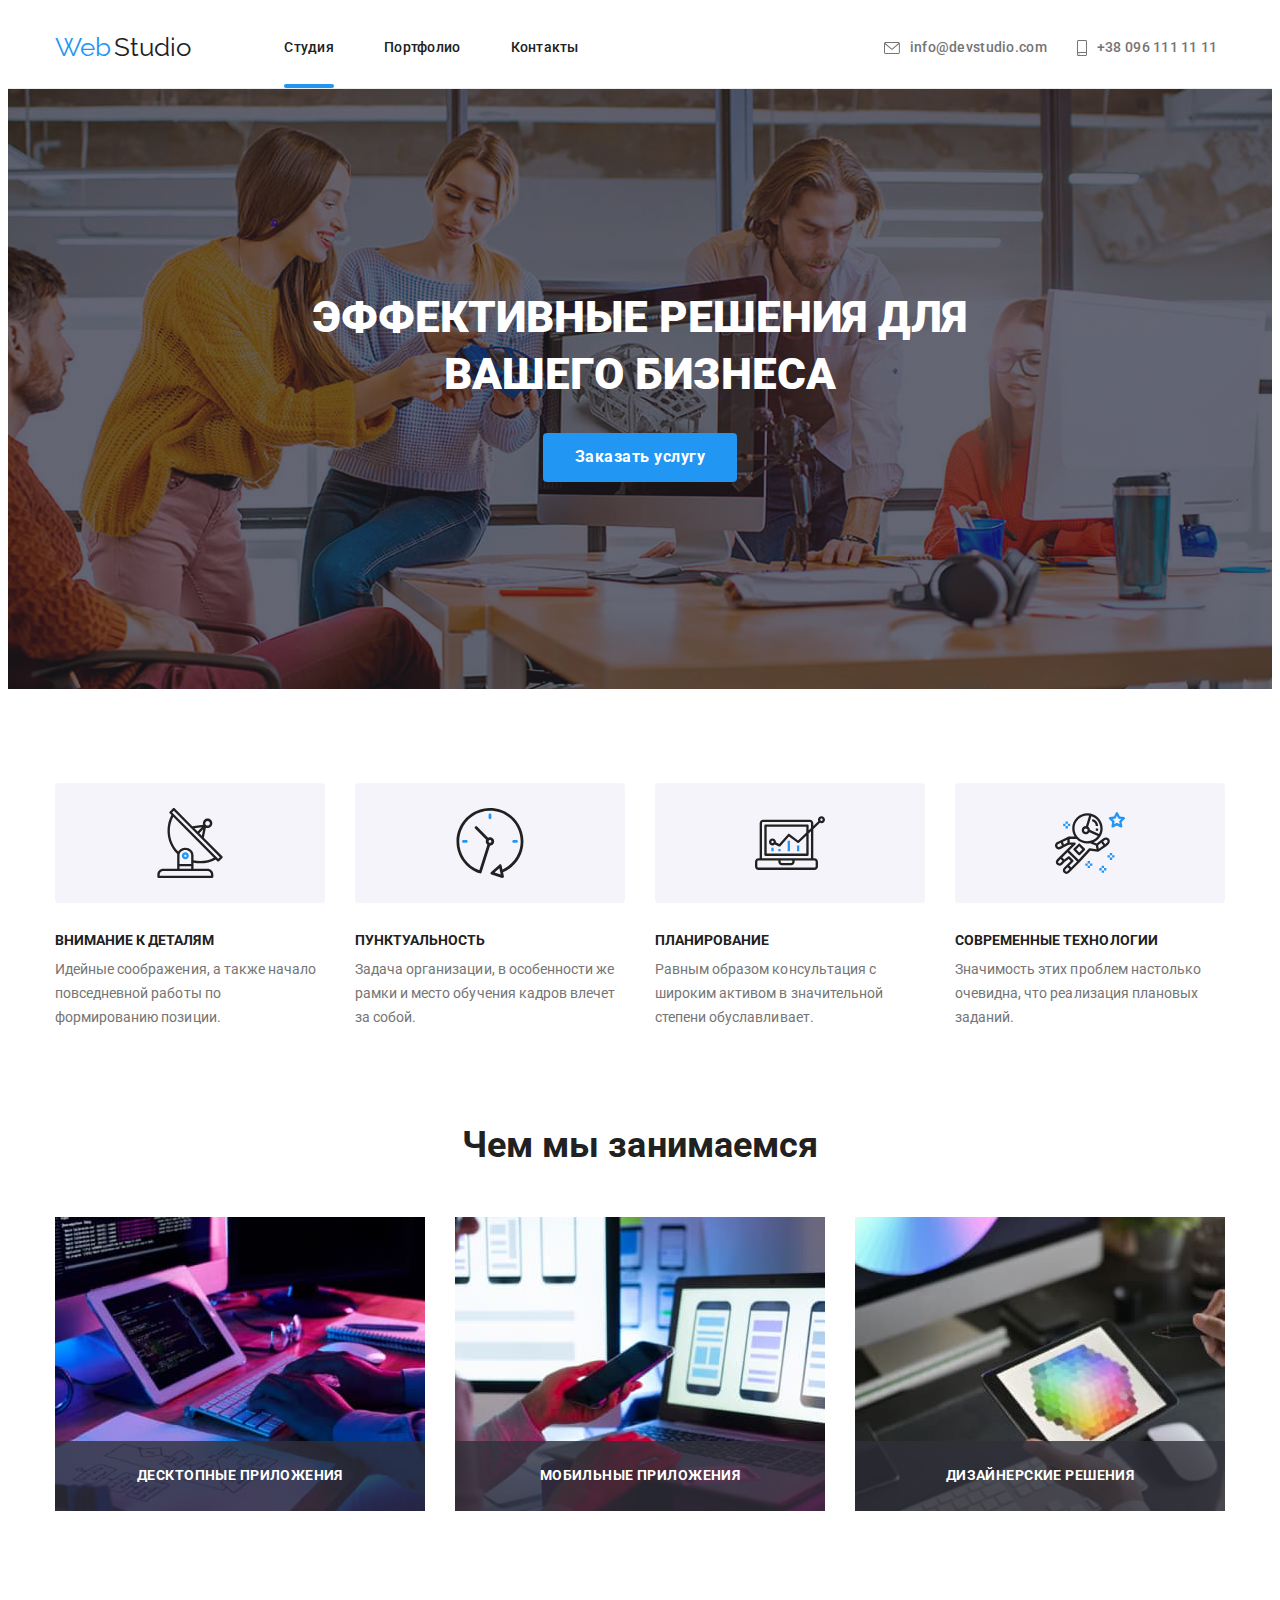
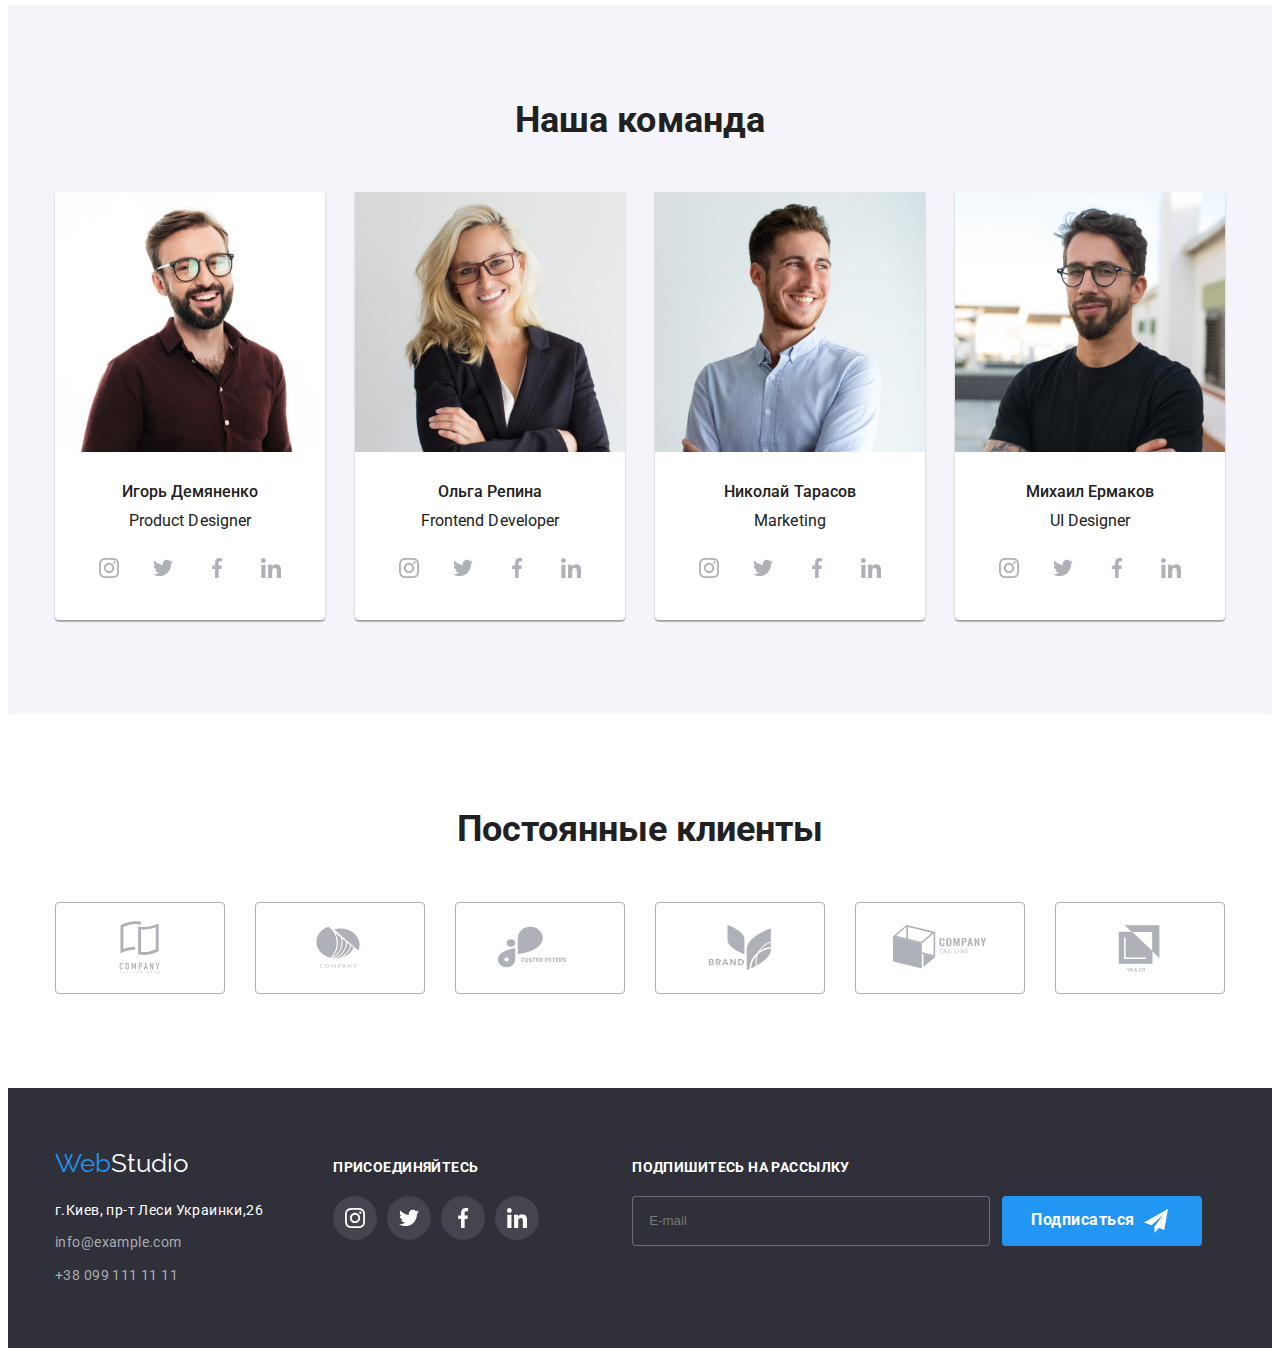
<file: index.html>
<!DOCTYPE html>
<html lang="ru">

<head>
    <meta charset="UTF-8">
    <meta http-equiv="X-UA-Compatible" content="IE=edge">
    <meta name="viewport" content="width=device-width, initial-scale=1.0">
    <title>Web studio</title>
    <link rel="stylesheet" href="https://cdnjs.cloudflare.com/ajax/libs/modern-normalize/1.1.0/modern-normalize.min.css"
        integrity="sha512-wpPYUAdjBVSE4KJnH1VR1HeZfpl1ub8YT/NKx4PuQ5NmX2tKuGu6U/JRp5y+Y8XG2tV+wKQpNHVUX03MfMFn9Q=="
        crossorigin="anonymous" referrerpolicy="no-referrer" />
    <link
        href="https://fonts.googleapis.com/css2?family=Raleway:wght@700&family=Roboto:wght@400;500;700;900&display=swap"
        rel="stylesheet">
    <link rel="stylesheet" href="./css/main.min.css">
</head>

<body>
    <!-- Шапка Страницы -->
    <header class="header">
        <div class="header__container container">

            <!-- Навигация сайта -->
            <nav class="nav">
                <a href="/" class="link header__logo"> <span class="logoweb">Web</span> <span class="logo">Studio</span>
                </a>
                <ul class="header-list ul-li">
                    <li class="header-list__contact"> <a href="./index.html" class="header-list__item link current">Студия</a></li>
                    <li class="header-list__contact"> <a href="./portfolio.html" class="header-list__item link ">Портфолио</a></li>
                    <li class="header-list__contact"> <a href="/" class="header-list__item link ">Контакты</a></li>
                </ul>
            </nav>

            <!-- Контакты -->
            <ul class="header-connect ul-li">
                <li class="header-connect__item"><a class="header-connect__contact link" href="mailto:info@devstudio.com " title="info@devstudio.com">
                    <svg class="header-icon" width="16px" height="12px">  
                        <use href="./images/icons.svg#icon-envelope"> </use>                                                                              
                    </svg>
                    info@devstudio.com
                </a>
            </li>
                    <li class="header-connect__item"><a class="header-connect__contact link" href="tel:+380961111111">
                        <svg class="header-icon" width="10px" height="16px">
                            <use href="./images/icons.svg#icon-smartphone"> </use>
                        </svg>
                        +38 096 111 11 11
                    </a>
                </li>
            </ul>
        </div>
    </header>

    <!-- Основной материал -->
    <main class="main">

        <section class="main-first-section section">
            <h1 class="chief-title">Эффективные решения для вашего бизнеса</h1>
            <button type="button" class="main-button" data-modal-open>Заказать услугу</button>
        </section>
<!-- Main second section -->
        <section class="main-second-section section">

            <div class="container">
                <ul class="main-second-list ul-li">
                    <li class="main-second-item">
                        <ul class="main-card-list ul-li">
                            <li class="main-card-item">
                                <div class="main-card-container">
                                <svg class="main-card-icon" width="70px" height="70px">
                                    <use href="./images/icons.svg#icon-antenna">
                                
                                    </use>                                
                                </svg>
                                </div>

                            </li>
                        </ul>
                        <h2 class="main-second-title">Внимание к деталям</h2>
                        <p class="main-second-text">Идейные соображения, а также начало повседневной работы по
                            формированию позиции.</p>
                    </li>
                    <li class="main-second-item">
                        <ul class="main-card-list ul-li">
                            <li class="main-card-item">
                                <div class="main-card-container"><svg class="main-card-icon" width="70px" height="70px">
                                    <use href="./images/icons.svg#icon-clock">
                                
                                    </use>
                                
                                </svg>
                            </div>

                            </li>
                        </ul>
                        <h2 class="main-second-title">Пунктуальность</h2>
                        <p class="main-second-text">Задача организации, в особенности же рамки и место обучения кадров
                            влечет за собой.</p>
                    </li>
                    <li class="main-second-item">
                        <ul class="main-card-list ul-li">
                            <li class="main-card-item">
                                <div class="main-card-container"><svg class="main-card-icon" width="70px" height="70px">
                                    <use href="./images/icons.svg#icon-diagram">
                                
                                    </use>
                                
                                </svg>
                            </div>

                            </li>
                        </ul>
                        <h2 class="main-second-title">Планирование</h2>
                        <p class="main-second-text">Равным образом консультация с широким активом в значительной степени
                            обуславливает.
                        </p>
                    </li>
                    <li class="main-second-item">
                        <ul class="main-card-list ul-li">
                            <li class="main-card-item">
                                <div class="main-card-container"><svg class="main-card-icon" width="70px" height="70px">
                                    <use href="./images/icons.svg#icon-astronaut">
                                
                                    </use>
                                
                                </svg>
                            </div>

                            </li>
                        </ul>
                        <h2 class="main-second-title">Современные технологии</h2>
                        <p class="main-second-text">Значимость этих проблем настолько очевидна, что реализация плановых
                            заданий.
                        </p>
                    </li>
                </ul>
            </div>

        </section>

                                                                <!-- Секция чем мы занимаемся -->

        <section class="main-third-section section">

            <div class="container">

                <h2 class="main-third-title">Чем мы занимаемся</h2>

                <div class="third-card">
                    <ul class="main-third-list ul-li">
                        <li class="main-third-item">
                            <article>
                                <div>
                                    <img src="./images/keyboard.jpg" alt="keyboard" width="370">
                                </div>
                                <div class="card-label">
                                    <h3 class="card-label-text">
                                        Десктопные Приложения
                                    </h3>
                                </div>
                            </article>                          
                        </li>

                        <li class="main-third-item">
                            <article>
                                <div>
                                    <img src="./images/phone.jpg" alt="phone" width="370">
                                </div>
                                <div class="card-label">
                                    <h3 class="card-label-text">
                                        Мобильные Приложения
                                    </h3>
                                </div>
                            </article>
                        </li>

                        <li class="main-third-item">
                            <article>
                                <div>
                                    <img src="./images/screen.jpg" alt="screen" width="370">
                                </div>
                                <div class="card-label">
                                    <h3 class="card-label-text">
                                        Дизайнерские Решения
                                    </h3>
                                </div>
                            </article>                                
                        </li>
                    </ul>
                </div>
            </div>

        </section>

                                                                        <!-- Секция наша команда -->

        <section class="team-section section">
            <div class="container">

                <h2 class="team">Наша команда</h2>

                <div class="card-list">
                    <ul class="team-list ul-li">
                        <li class="team-item">
                            <article class="card">
                                <div class="">
                                    <img src="./images/product.jpg" alt="Игорь Демяненко" width="270">
                                </div>
                                <div class="card-content">
                                    <h3 class="team-title">Игорь Демяненко</h3>
                                    <p class="team-text" lang="en">Product Designer</p>
                                    <ul class="card-social-list ul-li">
                                        <li class="card-social-item">
                                            <a href="https://www.instagram.com/" class="card-social-link">
                                                <svg class="card-social-icon" 
                                                    width="20px" 
                                                    height="20px" > 
                                                    <use href="./images/icons.svg#icon-instagram" >

                                                    </use>
                                                </svg> 

                                            </a>

                                        </li>
                                        <li class="card-social-item">
                                            <a href="https://twitter.com/" class="card-social-link">
                                                <svg class="card-social-icon" 
                                                    width="20px" 
                                                    height="20px" > 
                                                    <use href="./images/icons.svg#icon-twitter" >

                                                    </use>
                                                </svg> 

                                            </a>

                                        </li>
                                        <li class="card-social-item">
                                            <a href="https://www.facebook.com/" class="card-social-link">
                                                <svg class="card-social-icon" 
                                                    width="20px" 
                                                    height="20px" > 
                                                    <use href="./images/icons.svg#icon-facebook" >

                                                    </use>
                                                </svg> 

                                            </a>

                                        </li>
                                        <li class="card-social-item">
                                            <a href="https://ru.linkedin.com/" class="card-social-link">
                                                <svg class="card-social-icon" 
                                                    width="20" 
                                                    height="20px"  > 
                                                    <use href="./images/icons.svg#icon-linkedin" >

                                                    </use>
                                                </svg> 

                                            </a>

                                        </li>

                                    </ul>
                                </div>
                            </article>
                        </li>

                        <li class="team-item">
                            <article class="card">
                                <div>
                                    <img src="./images/developer.jpg" alt="Ольга Репина" width="270">
                                </div>
                                <div class="card-content">
                                    <h3 class="team-title">Ольга Репина</h3>
                                    <p class="team-text" lang="en">Frontend Developer</p>
                                                                        <ul class="card-social-list ul-li">
                                        <li class="card-social-item">
                                            <a href="https://www.instagram.com/" class="card-social-link">
                                                <svg class="card-social-icon" 
                                                    width="20px" 
                                                    height="20px" > 
                                                    <use href="./images/icons.svg#icon-instagram" >

                                                    </use>
                                                </svg> 

                                            </a>

                                        </li>
                                        <li class="card-social-item">
                                            <a href="https://twitter.com/" class="card-social-link">
                                                <svg class="card-social-icon" 
                                                    width="20px" 
                                                    height="20px" > 
                                                    <use href="./images/icons.svg#icon-twitter" >

                                                    </use>
                                                </svg> 

                                            </a>

                                        </li>
                                        <li class="card-social-item">
                                            <a href="https://www.facebook.com/" class="card-social-link">
                                                <svg class="card-social-icon" 
                                                    width="20px" 
                                                    height="20px" > 
                                                    <use href="./images/icons.svg#icon-facebook" >

                                                    </use>
                                                </svg> 

                                            </a>

                                        </li>
                                        <li class="card-social-item">
                                            <a href="https://ru.linkedin.com/" class="card-social-link">
                                                <svg class="card-social-icon" 
                                                    width="20" 
                                                    height="20px"  > 
                                                    <use href="./images/icons.svg#icon-linkedin" >

                                                    </use>
                                                </svg> 

                                            </a>

                                        </li>

                                    </ul>
                                </div>
                            </article>
                        </li>

                        <li class="team-item">
                            <article class="card">
                                <div>
                                    <img src="./images/marketing.jpg" alt="Николай Тарасов" width="270">
                                </div>
                                <div class="card-content">
                                    <h3 class="team-title">Николай Тарасов</h3>
                                    <p class="team-text" lang="en">Marketing</p>
                                                                        <ul class="card-social-list ul-li">
                                        <li class="card-social-item">
                                            <a href="https://www.instagram.com/" class="card-social-link">
                                                <svg class="card-social-icon" 
                                                    width="20px" 
                                                    height="20px" > 
                                                    <use href="./images/icons.svg#icon-instagram" >

                                                    </use>
                                                </svg> 

                                            </a>

                                        </li>
                                        <li class="card-social-item">
                                            <a href="https://twitter.com/" class="card-social-link">
                                                <svg class="card-social-icon" 
                                                    width="20px" 
                                                    height="20px" > 
                                                    <use href="./images/icons.svg#icon-twitter" >

                                                    </use>
                                                </svg> 

                                            </a>

                                        </li>
                                        <li class="card-social-item">
                                            <a href="https://www.facebook.com/" class="card-social-link">
                                                <svg class="card-social-icon" 
                                                    width="20px" 
                                                    height="20px" > 
                                                    <use href="./images/icons.svg#icon-facebook" >

                                                    </use>
                                                </svg> 

                                            </a>

                                        </li>
                                        <li class="card-social-item">
                                            <a href="https://ru.linkedin.com/" class="card-social-link">
                                                <svg class="card-social-icon" 
                                                    width="20" 
                                                    height="20px"  > 
                                                    <use href="./images/icons.svg#icon-linkedin" >

                                                    </use>
                                                </svg> 

                                            </a>

                                        </li>

                                    </ul>
                                </div>
                            </article>
                        </li>

                        <li class="team-item">
                            <article class="card">
                                <div>
                                    <img src="./images/designer.jpg" alt="Михаил Ермаков" width="270">
                                </div>
                                <div class="card-content">
                                    <h3 class="team-title">Михаил Ермаков</h3>
                                    <p class="team-text" lang="en">UI Designer</p>
                                        <ul class="card-social-list ul-li">
                                        <li class="card-social-item">
                                            <a href="https://www.instagram.com/" class="card-social-link">
                                                <svg class="card-social-icon" 
                                                    width="20px" 
                                                    height="20px" > 
                                                    <use href="./images/icons.svg#icon-instagram" >

                                                    </use>
                                                </svg> 

                                            </a>

                                        </li>
                                        <li class="card-social-item">
                                            <a href="https://twitter.com/" class="card-social-link">
                                                <svg class="card-social-icon" 
                                                    width="20px" 
                                                    height="20px" > 
                                                    <use href="./images/icons.svg#icon-twitter" >

                                                    </use>
                                                </svg> 

                                            </a>

                                        </li>
                                        <li class="card-social-item">
                                            <a href="https://www.facebook.com/" class="card-social-link">
                                                <svg class="card-social-icon" 
                                                    width="20px" 
                                                    height="20px" > 
                                                    <use href="./images/icons.svg#icon-facebook" >

                                                    </use>
                                                </svg> 

                                            </a>

                                        </li>
                                        <li class="card-social-item">
                                            <a href="https://ru.linkedin.com/" class="card-social-link">
                                                <svg class="card-social-icon" 
                                                    width="20" 
                                                    height="20px"  > 
                                                    <use href="./images/icons.svg#icon-linkedin" >

                                                    </use>
                                                </svg> 

                                            </a>

                                        </li>

                                    </ul>
                                </div>
                            </article>
                        </li>
                    </ul>
                </div>
            </div>
        </section>

                                                                        <!-- Секиция постоянные клиенты -->

        <section class="section">
            <h2 class="clients-title">Постоянные клиенты</h2>
            <ul class="clients-icon-list ul-li">
                <li class="clients-icon-item">
                    <a href="" class="card-clients-link">
                        <svg class="card-clients-icon" 
                            width="106px" 
                            height="260px" > 
                            <use href="./images/icons.svg#icon-Logo-1" >

                            </use>
                        </svg> 
                    </a>

                </li>
                <li class="clients-icon-item">
                    <a href="" class="card-clients-link">
                        <svg class="card-clients-icon" 
                            width="106px" 
                            height="60px" > 
                            <use href="./images/icons.svg#icon-Logo-2" >

                            </use>
                        </svg> 
                    </a>

                </li>
                <li class="clients-icon-item">
                    <a href="" class="card-clients-link">
                        <svg class="card-clients-icon" 
                            width="106px" 
                            height="60px" > 
                            <use href="./images/icons.svg#icon-Logo-3" >

                            </use>
                        </svg> 
                    </a>

                </li>
                <li class="clients-icon-item">
                    <a href="" class="card-clients-link">
                        <svg class="card-clients-icon" 
                            width="106px" 
                            height="60px" > 
                            <use href="./images/icons.svg#icon-Logo-4" >

                            </use>
                        </svg> 
                    </a>

                </li>
                <li class="clients-icon-item">
                    <a href="" class="card-clients-link">
                        <svg class="card-clients-icon" 
                            width="106px" 
                            height="60px" > 
                            <use href="./images/icons.svg#icon-Logo-5" >

                            </use>
                        </svg> 
                    </a>

                </li>
                <li class="clients-icon-item">
                    <a href="" class="card-clients-link">
                        <svg class="card-clients-icon" 
                            width="106px" 
                            height="60px" > 
                            <use href="./images/icons.svg#icon-Logo-6" >

                            </use>
                        </svg> 
                    </a>

                </li>
            </ul>
        </section>

    </main>
    <!-- footer -->
    <footer class="footer">
        <div class="container footer-main-container">
            <div class="footer-left">
            <a href="/" class="logo-footer link"> <span class="logoweb">Web</span>Studio
            </a>
            
            <address class="address-section">
                <ul class="footer-list ul-li">
                    <li class="footer-item"><a href="/" class="footer-contact adress link"> г.Киев, пр-т Леси
                            Украинки,26 </a></li>
                    <li class="footer-item"><a href="mailto:info@example.com" title="info@example.com"
                            class="footer-contact link">info@example.com</a></li>
                    <li class="footer-item"><a href="tel:+380991111111" class="footer-contact link">+38 099 111 11
                            11</a></li>

                </ul>
            </address>
            </div>

                                                                    <!-- Правая часть футер -->

            <div class="footer-right">
            <h3 class="footer-card-title" >Присоединяйтесь</h3>
            <ul class="footer-card-list ul-li">
                <li class="footer-card-item">
                    <a href="" class="footer-card-link">
                        <svg class="footer-card-icon" width="20px" height="20px">
                            <use href="./images/icons.svg#icon-instagram">
            
                            </use>
                        </svg>
            
                    </a>
            
                </li>
                <li class="footer-card-item">
                    <a href="" class="footer-card-link">
                        <svg class="footer-card-icon" width="20px" height="20px">
                            <use href="./images/icons.svg#icon-twitter">
            
                            </use>
                        </svg>
            
                    </a>
            
                </li>
                <li class="footer-card-item">
                    <a href="" class="footer-card-link">
                        <svg class="footer-card-icon" width="20px" height="20px">
                            <use href="./images/icons.svg#icon-facebook">
            
                            </use>
                        </svg>
            
                    </a>
            
                </li>
                <li class="footer-card-item">
                    <a href="" class="footer-card-link">
                        <svg class="footer-card-icon" width="20" height="20px">
                            <use href="./images/icons.svg#icon-linkedin">
            
                            </use>
                        </svg>
            
                    </a>
            
                </li>
            
            </ul>
            </div>
            <form action="#">
            <div class="mailing-list-wrap">
                <p class="footer-card-title">Подпишитесь на рассылку</p>
                    <div class="mailing-wrap">
                            <input type="text" 
                                    class="mailing-footer" 
                                    placeholder="E-mail" 
                                    required 
                                    title="qwerty@gmail.com">
                        <button type="submit" class="mailing-submit main-button">Подписаться 
                            <svg class="submit-icon" width="24px" height="24px">
                                <use href="./images/icons.svg#icon-icon-send">
                                </use>
                            </svg>
                        </button>
                    </div>
                </div>
            </form>

            </div>


        </div>

    </footer>

                                                                <!-- Modal -->

<div class="backdrop is-hidden modal-anim" data-modal>
        <div class="modal">
            <button type="button" class="modal-close" data-modal-close>
                <svg class="modal-close-icon" width="20" height="20px">
                    <use href="./images/icons.svg#icon-close-black-18dp-2-1-1">
                    </use>
                </svg>
            </button>
            <p class="modal-title">
                Оставьте свои данные, мы вам перезвоним
            </p>
            <form action="#">
                
                <div class="input-wrap">       
                <label class="input-text" for="user-name">Имя</label>
                    <div class="input-icon-wrap">
                    <input type="text" class="form-input" name="user-name" placeholder="" required minlength="2" title="Вася Пупкин"
                        id="user-name">
                        <svg class="input-icon" width="18px" height="18px">
                            <use href="./images/icons.svg#icon-person">
                            </use>
                        </svg>
                        </div>
                </div>
                <div class="input-wrap">    
                <label class="input-text" for="user-tel">Телефон</label>
                    <div class="input-icon-wrap">
                        <input type="tel" 
                            class="form-input"
                            name="user-tel" 
                            placeholder="" 
                            required
                            title="+380991111111"
                            id="user-tel">
                
                        <svg class="input-icon" width="18px" height="18px">
                            <use href="./images/icons.svg#icon-phone-black">
                            </use>
                        </svg>
                    </div>
                </div>
            <div class="input-wrap">
                <label class="input-text" for="user-mail">Почта</label>
                    <div class="input-icon-wrap">
                        <input type="email" 
                            class="form-input" 
                            name="user-email" 
                            placeholder="" 
                            required 
                            title="qwerty@gmail.com" 
                            id="user-mail">
                        

                        <svg class="input-icon" width="18px" height="18px">
                            <use href="./images/icons.svg#icon-email">
                            </use>
                        </svg>
                    </div>
            </div>

                <div class="input-text-wrap ">
                <label class="input-text" for="qwerty">Комментарий</label>
        
                <textarea name="user-comments" 
                id="qwerty" 
                class="form-input-comments" 
                placeholder="Введите текст" 
                ></textarea>
                </div>

                <div class="input-police-wrap">
                    <input type="checkbox"
                    name="police"
                    class="input-police visually-hidden"
                    id="police">

                    <label for="police" class="police-text">
                            <span>
                                <svg class="check-icon" width="16px" height="15px">
                                    <use href="./images/icons.svg#icon-icon-check">
                                    </use>
                                </svg>
                            </span>
                            Соглашаюсь с рассылкой и принимаю&#160;
                        <a href="#" class="agreement link">Условия договора</a>
                    </label>
                    
                </div>

                <button type="submit" class="modal-submit"> Отправить </button>
                
            </form>
        </div>
    </div>

    <script src="./js/modal.js"></script>
</body>

</html>
</file>
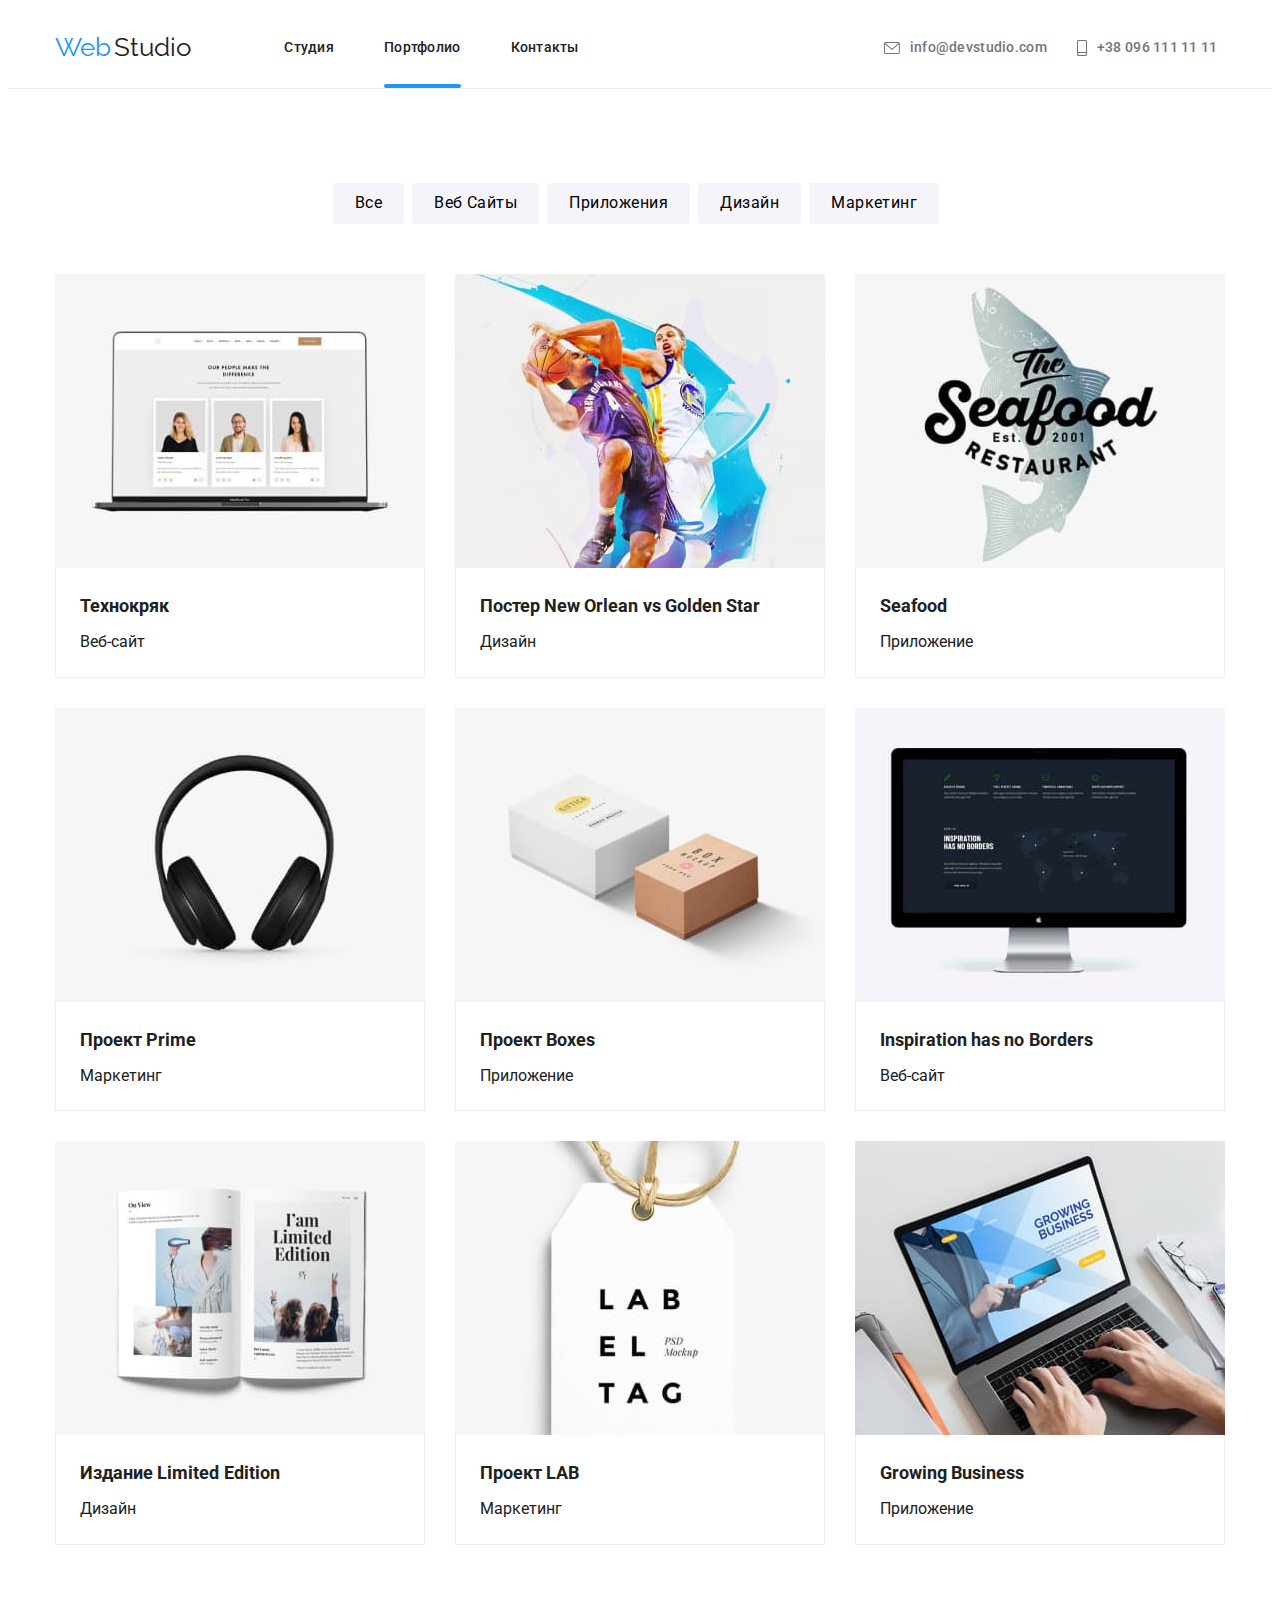
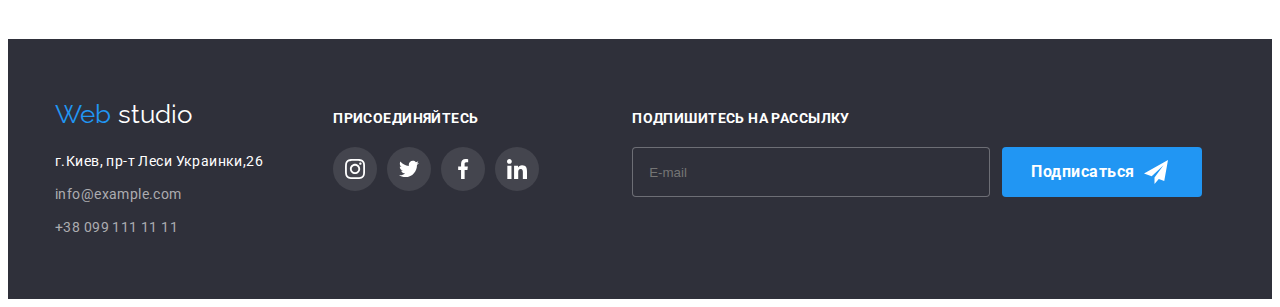
<file: portfolio.html>
<!DOCTYPE html>
<html lang="ru">
<head>
    <meta charset="UTF-8">
    <meta http-equiv="X-UA-Compatible" content="IE=edge">
    <meta name="viewport" content="width=device-width, initial-scale=1.0">
    <title>Portfolio</title>
    <link rel="stylesheet" href="https://cdnjs.cloudflare.com/ajax/libs/modern-normalize/1.1.0/modern-normalize.min.css"
        integrity="sha512-wpPYUAdjBVSE4KJnH1VR1HeZfpl1ub8YT/NKx4PuQ5NmX2tKuGu6U/JRp5y+Y8XG2tV+wKQpNHVUX03MfMFn9Q=="
        crossorigin="anonymous" referrerpolicy="no-referrer" />
    <link href="https://fonts.googleapis.com/css2?family=Raleway:wght@700&family=Roboto:wght@400;500;700;900&display=swap"
        rel="stylesheet">
    
    <link rel="stylesheet" href="./css/main.min.css">
</head>
<body>
<!-- Шапка страницы -->
<header class="header">
    <!-- Навигация сайта -->
    <div class="header__container container">
        <nav class="nav">
            <a href="/" class="link header__logo"> <span class="logoweb">Web</span> <span class="logo">Studio</span> </a>
            <ul class="header-list ul-li">
                <li class="header-list__contact"> <a href="./index.html" class="header-list__item link">Студия</a></li>
                <li class="header-list__contact"> <a href="./portfolio.html" class="header-list__item link current">Портфолио</a></li>
                <li class="header-list__contact"> <a href="/" class="header-list__item link">Контакты</a></li>
            </ul>
        </nav>
        <!-- Контакты -->
            <ul class="header-connect ul-li">
                <li class="header-connect__item"><a class="header-connect__contact link" href="mailto:info@devstudio.com " title="info@devstudio.com">
                        <svg class="header-icon" width="16px" height="12px">
                            <use href="./images/icons.svg#icon-envelope"> </use>
                        </svg>
                        info@devstudio.com
                    </a>
                </li>
                <li class="header-connect__item"><a class="header-connect__contact link" href="tel:+380961111111">
                        <svg class="header-icon" width="10px" height="16px">
                            <use href="./images/icons.svg#icon-smartphone"> </use>
                        </svg>
                        +38 096 111 11 11
                    </a>
                </li>
            </ul>
    </div>
</header>
<!-- Портфолио  -->

<main class="main">

    <section class="portfolio-main section">
        <div class="container">
                <h1 class="visually-hidden">Портфолио</h1>

                <!-- Кнопки -->
                    <ul class="button-list ul-li">
                        <li><button type="button" class="button-item">Все</button></li>
                        <li><button type="button" class="button-item">Веб Сайты</button></li>
                        <li><button type="button" class="button-item">Приложения</button></li>
                        <li><button type="button" class="button-item">Дизайн</button></li>
                        <li><button type="button" class="button-item">Маркетинг</button></li>
                    </ul>

            <!-- Основной контент -->

                <ul class="main-list ul-li">
                    <li class="main-item">
                        <a href="" class="link">
                            <article class="card-portfolio">
                                <div class="text-img-wrap">
                                    <img src="./images/portfolio-notebook.jpg" alt="Ноутбук" width="370">
                                    <p class="text-img">
                                        Технокряк это современная площадка распространения коронавируса. Компании используют эту платформу для цифрового
                                        шпионажа и атак на защищённые сервера конкурентов.
                                    </p>
                                </div>

                                <div class="card-text" >
                                    <h2 class="title">Технокряк</h2>
                                    <p class="text">Веб-сайт</p>
                                </div>
                            </article>
                        </a>
                    </li>

                    <li class="main-item">
                        <a href="" class="link">
                            <article class="card-portfolio">
                                <div class="text-img-wrap">
                                    <img src="./images/portfolio-basket.jpg" alt="Постер игры в баскетбол" width="370">
                                    <p class="text-img">
                                        Lorem ipsum dolor sit, amet consectetur adipisicing elit. Cumque, accusamus et. Soluta at incidunt autem placeat
                                        vero. Cum, officiis.
                                    </p>
                                </div>

                                <div class="card-text" >
                                    <h2 class="title">Постер <span lang="en">New Orlean vs Golden Star</span></h2>
                                    <p class="text">Дизайн</p>
                                </div>
                            </article>
                        </a>

                    </li>
                    <li class="main-item">
                        <a href="" class="link">
                            <article class="card-portfolio">
                                <div class="text-img-wrap">
                                    <img src="./images/portfolio-logo.jpg" alt="Логотип ресторана" width="370">
                                    <p class="text-img">
                                        Lorem ipsum dolor sit, amet consectetur adipisicing elit. Cumque, accusamus et. Soluta at incidunt autem placeat
                                        vero. Cum, officiis.
                                    </p>
                                </div>

                                <div class="card-text" >
                                    <h2 class="title" lang="en">Seafood</h2>
                                    <p class="text">Приложение</p>
                                </div>
                            </article>
                        </a>
                    </li>

                    <li class="main-item">
                        <a href="/" class="link">

                            <article class="card-portfolio">
                                <div class="text-img-wrap">
                                    <img src="./images/portfolio-music.jpg" alt="Наушники" width="370">
                                    <p class="text-img">
                                        Lorem ipsum dolor sit, amet consectetur adipisicing elit. Cumque, accusamus et. Soluta at incidunt autem placeat
                                        vero. Cum, officiis.
                                    </p>
                                </div>

                                <div class="card-text" >
                                    <h2 class="title">Проект <span lang="en">Prime</span></h2>
                                    <p class="text">Маркетинг</p>
                                </div>
                            </article>
                        </a>
                    </li>

                    <li class="main-item">
                        <a href="/" class="link">
                            <article class="card-portfolio">
                                <div class="text-img-wrap">
                                    <img src="./images/portfolio-cube.jpg" alt="Коробка" width="370">
                                    <p class="text-img">
                                        Lorem ipsum dolor sit, amet consectetur adipisicing elit. Cumque, accusamus et. Soluta at incidunt autem placeat
                                        vero. Cum, officiis.
                                    </p>
                                </div>

                                <div class="card-text" >
                                    <h2 class="title">Проект <span lang="en">Boxes</span></h2>
                                    <p class="text">Приложение</p>
                                </div>
                            </article>
                        </a>
                    </li>

                    <li class="main-item">                       
                        <a href="/" class="link">
                            <article class="card-portfolio">
                            <div class="text-img-wrap">
                                <img src="./images/portfolio-screen.jpg" alt="Монитор" width="370">
                                <p class="text-img">
                                    Lorem ipsum dolor sit, amet consectetur adipisicing elit. Cumque, accusamus et. Soluta at incidunt autem placeat
                                    vero. Cum, officiis.
                                </p>
                            </div>

                                <div class="card-text">
                                    <h2 class="title" lang="en">Inspiration has no Borders</h2>
                                    <p class="text">Веб-сайт</p>
                                </div>
                            </article>
                        </a>
                    </li>

                    <li class="main-item">                     
                        <a href="/" class="link">
                            <article class="card-portfolio">
                            <div class="text-img-wrap">
                                <img src="./images/portfolio-book.jpg" alt="Книга" width="370">
                                <p class="text-img">
                                    Lorem ipsum dolor sit, amet consectetur adipisicing elit. Cumque, accusamus et. Soluta at incidunt autem placeat
                                    vero. Cum, officiis.
                                </p>
                            </div>

                                <div class="card-text">
                                    <h2 class="title">Издание <span lang="en">Limited Edition</span></h2>
                                    <p class="text">Дизайн</p>
                                </div>
                            </article>
                        </a>
                    </li>

                    <li class="main-item">
                        <a href="/" class="link">
                            <article class="card-portfolio">
                            <div class="text-img-wrap">
                                <img src="./images/portfolio-letters.jpg" alt="Бирка" width="370">
                                <p class="text-img">
                                    Lorem ipsum dolor sit, amet consectetur adipisicing elit. Cumque, accusamus et. Soluta at incidunt autem placeat
                                    vero. Cum, officiis.
                                </p>
                            </div>

                                <div class="card-text">
                                    <h2 class="title">Проект LAB</h2>
                                    <p class="text">Маркетинг</p>
                                </div>
                            </article>
                        </a>
                    </li>

                    <li class="main-item">
                        <a href="/" class="link">
                            <article class="card-portfolio">
                                <div class="text-img-wrap">
                                    <img src="./images/portfolio-business.jpg" alt="Вебсайт" width="370">
                                    <p class="text-img">
                                        Lorem ipsum dolor sit, amet consectetur adipisicing elit. Cumque, accusamus et. Soluta at incidunt autem placeat
                                        vero. Cum, officiis.
                                    </p>
                                </div>

                                <div class="card-text" >
                                    <h2 class="title" lang="en">Growing Business</h2>
                                    <p class="text">Приложение</p>
                                </div>
                            </article>
                        </a>
                    </li>
                </ul>
        </div>
    </section>
</main>


<!-- footer -->
    <!-- footer -->
    <footer class="footer">
        <div class="container footer-main-container">
            <div class="footer-left">
                <a href="/" class="logo-footer link"> <span class="logoweb">Web</span> <span
                        class="footer-logo">studio</span>
                </a>
    
                <address class="address-section">
                    <ul class="footer-list ul-li">
                        <li class="footer-item"><a href="/" class="footer-contact adress link"> г.Киев, пр-т Леси
                                Украинки,26 </a></li>
                        <li class="footer-item"><a href="mailto:info@example.com" title="info@example.com"
                                class="footer-contact link">info@example.com</a></li>
                        <li class="footer-item"><a href="tel:+380991111111" class="footer-contact link">+38 099 111 11
                                11</a></li>
    
                    </ul>
                </address>
            </div>
    
    
            <!--  ------------------------------------Правая часть футер--------------- -->
            <div class="footer-right">
                <h3 class="footer-card-title">Присоединяйтесь</h3>
                <ul class="footer-card-list ul-li">
                    <li class="footer-card-item">
                        <a href="" class="footer-card-link">
                            <svg class="footer-card-icon" width="20px" height="20px">
                                <use href="./images/icons.svg#icon-instagram">
    
                                </use>
                            </svg>
    
                        </a>
    
                    </li>
                    <li class="footer-card-item">
                        <a href="" class="footer-card-link">
                            <svg class="footer-card-icon" width="20px" height="20px">
                                <use href="./images/icons.svg#icon-twitter">
    
                                </use>
                            </svg>
    
                        </a>
    
                    </li>
                    <li class="footer-card-item">
                        <a href="" class="footer-card-link">
                            <svg class="footer-card-icon" width="20px" height="20px">
                                <use href="./images/icons.svg#icon-facebook">
    
                                </use>
                            </svg>
    
                        </a>
    
                    </li>
                    <li class="footer-card-item">
                        <a href="" class="footer-card-link">
                            <svg class="footer-card-icon" width="20" height="20px">
                                <use href="./images/icons.svg#icon-linkedin">
    
                                </use>
                            </svg>
    
                        </a>
    
                    </li>
    
                </ul>
            </div>
                <form action="#">
                    <div class="mailing-list-wrap">
                        <p class="footer-card-title">Подпишитесь на рассылку</p>
                        <div class="mailing-wrap">
                            <input type="text" class="mailing-footer" placeholder="E-mail" required title="qwerty@gmail.com">
                            <button type="submit" class="mailing-submit main-button">Подписаться
                                <svg class="submit-icon" width="24px" height="24px">
                                    <use href="./images/icons.svg#icon-icon-send">
                                    </use>
                                </svg>
                            </button>
                        </div>
                    </div>
                </form>
    
        </div>
    
    </footer>
</body>
</html>
</file>
<file: css/main.min.css>
:root{--primary-text-color: #e5e5e5;--title-text-color: #212121;--accent-color: #2196f3;--blue-main-button-hover: #188ce8;--primary-white-color: #757575;--button-background: #f5f4fa;--white-color: #ffffff;--black-box-color: #2f303a;--style-for-footer-contacts: #acacb0;--background-for-header: #ececec;--size-margin-one: 30px;--border-card-portfolio: #eeeeee;--transition: 250ms, cubic-bezier(0.4, 0, 0.2, 1)}.header__container,.header-connect,.header-connect__contact,.header-list,.nav,.modal-close,.input-police-wrap,.police-text,.police-text span,.main-card-container,.card-social-link,.clients-icon-list,.card-clients-link,.mailing-wrap,.mailing-submit,.footer-card-list,.footer-card-link{display:flex;align-items:center}@keyframes rotateY{0%{transform:perspective(400px) rotateY(60deg)}100%{transform:perspective(400px) rotateY(-60deg)}}body{color:var(--title-text-color);background-color:var(--white-color);font-family:Roboto, sans-serif;font-size:14px;letter-spacing:0.03px}p,h1,h2,h3,h4,h5,h6{margin:0}ul,ol{margin:0;padding:0}img{display:block;max-width:100%;height:auto}*,*::before,*::after{box-sizing:border-box}.link{text-decoration:none}.ul-li{list-style:none}.section{padding-top:94px;padding-bottom:94px}button{cursor:pointer}.visually-hidden{position:absolute;width:1px;height:1px;margin:-1px;padding:0;overflow:hidden;border:0;clip:rect(0 0 0 0)}.main{background-color:var(--white-color)}.header{border-bottom-color:var(--background-for-header);border-bottom-width:1px;border-bottom-style:solid}.header-connect__contact{font-style:normal;font-weight:500;line-height:1.7;letter-spacing:0.02em;color:var(--primary-white-color);transition:color 250ms cubic-bezier(0.4, 0, 0.2, 1)}.header-connect__contact:hover,.header-connect__contact:focus{color:var(--accent-color)}.header-icon{margin-right:10px;fill:currentColor}.header-list__item{font-style:normal;font-weight:500;line-height:1.14;letter-spacing:0.02em;color:var(--title-text-color);position:relative;transition:color 250ms cubic-bezier(0.4, 0, 0.2, 1)}.header-list__item:hover,.header-list__item:focus{color:var(--accent-color)}.container{width:1200px;padding-left:15px;padding-right:15px;margin:0 auto}.nav{margin-right:305px}.header-list__contact{margin-right:50px}.header-list__contact:last-child{margin-right:0}.header-connect__item{margin-right:30px}.header-connect__item:last-child{margin-right:0}.current::after{content:'';width:100%;height:4px;border-radius:2px;position:absolute;left:0;bottom:-33px;background-color:var(--accent-color)}.logoweb{color:var(--accent-color);font-family:Raleway;font-size:26px;line-height:1.19}.logo{color:var(--title-text-color);font-family:Raleway;font-size:26px;line-height:1.19}.logoweb{color:var(--accent-color)}.logo-footer{display:block;margin-bottom:20px;color:var(--white-color);font-family:Raleway;font-size:26px;line-height:1.19}.header__logo{padding:24px 0 25px 0;margin-right:93px;display:block;animation:rotateY 3000ms infinite alternate backwards ease-in-out 1000ms}.main-first-section{background-color:var(--black-box-color);max-width:1600px;height:600px;margin:0 auto;background-image:linear-gradient(rgba(47,48,58,0.4), rgba(47,48,58,0.4)),url(../images/hero.png);background-repeat:no-repeat;background-position:center;flex-grow:1;text-align:center;padding-top:200px;padding-bottom:200px}.chief-title{font-weight:900;font-size:44px;line-height:1.3;text-align:center;vertical-align:top;color:var(--white-color);text-transform:uppercase;width:696px;margin:0 auto;margin-bottom:30px}.main-button{font-family:Roboto;font-weight:700;font-size:16px;line-height:1.8;letter-spacing:0.03em;background-color:var(--accent-color);color:var(--white-color);cursor:pointer;font-family:inherit;text-align:center;border-radius:4px;overflow:hidden;border:0;padding:10px 32px}.backdrop{width:100vw;height:100vh;position:fixed;top:0;background-color:rgba(0,0,0,0.1);transition:opacity 250ms cubic-bezier(0.4, 0, 0.2, 1),visibility 250ms cubic-bezier(0.4, 0, 0.2, 1)}.backdrop.is-hidden .modal{transform:scale(0.3)}.modal{width:528px;min-height:581px;border-radius:4px;background-color:var(--white-color);position:absolute;top:50%;left:50%;transform:translate(-50%, -50%) scale(1);transition:transform 250ms cubic-bezier(0.4, 0, 0.2, 1);padding:40px}.modal-close{width:30px;height:30px;border-radius:50%;border:1px solid rgba(0,0,0,0.1);background-color:var(--white-color);position:absolute;top:8px;right:8px;justify-content:center}.modal-close:hover{fill:var(--accent-color);cursor:pointer}.modal-title{font-size:20px;font-weight:700;line-height:1.17;text-align:center;margin-bottom:12px}.is-hidden{opacity:0;pointer-events:none;visibility:hidden}.form-input{width:100%;height:40px;padding-left:42px;border:1px solid rgba(33,33,33,0.2);border-radius:4px;margin-top:4px;outline-color:var(--accent-color)}.input-wrap+.input-wrap{margin-top:10px}.input-icon-wrap{position:relative}.input-icon{width:18px;height:18px;position:absolute;top:50%;left:10px;transform:translateY(-50%);transition-property:fill;transition-duration:250ms;transition-timing-function:cubic-bezier(0.4, 0, 0.2, 1)}.input-icon-wrap:focus-within>.input-icon{fill:var(--accent-color)}.input-text-wrap{margin-top:10px}.input-text-wrap:focus-within>.input-icon{fill:var(--accent-color)}.input-text{font-size:12px;line-height:1.17;color:var(--primary-white-color);display:block;margin-bottom:4px;transition-property:color;transition-duration:250ms;transition-timing-function:cubic-bezier(0.4, 0, 0.2, 1)}.input-text:hover{color:#188ce8;cursor:pointer}.input-police-wrap{margin-top:20px;text-align:center;justify-content:center}.input-police:checked+.police-text span{border:none;background-color:var(--accent-color)}.form-input-comments{width:100%;height:120px;border:1px solid rgba(33,33,33,0.2);border-radius:4px;padding:12px 16px;margin-top:4px;resize:none;outline-color:var(--accent-color)}.form-input-comments:focus{border:1px solid var(--accent-color)}.form-input-comments::placeholder{color:rgba(117,117,117,0.5)}.police-text{font-size:14px;line-height:1.7;letter-spacing:0.03em;justify-content:center;color:var(--primary-white-color)}.police-text span{width:16px;height:15px;border:1px solid var(--title-text-color);border-radius:4px;margin-right:7px;justify-content:center;transition-property:background-color;transition-duration:250ms;transition-timing-function:cubic-bezier(0.4, 0, 0.2, 1)}.agreement{text-decoration-line:underline;color:var(--accent-color)}.modal-submit{font-size:16px;font-weight:700;line-height:1.8;cursor:pointer;width:200px;height:50px;display:block;margin:0 auto;margin-top:30px;background-color:var(--blue-main-button-hover);color:var(--white-color);border:1px solid rgba(0,0,0,0.15);border-radius:4px;box-shadow:0px,4px rgba(0,0,0,0.15);transition-property:background-color, drop-shadow;transition-duration:250ms;transition-timing-function:cubic-bezier(0.4, 0, 0.2, 1)}.modal-submit:hover{background-color:var(--blue-main-button-hover);filter:drop-shadow(0px 4px 4px rgba(0,0,0,0.15))}.main-second-section{margin:0 auto;margin-bottom:-94px}.main-second-list{display:flex}.main-second-item{margin-right:30px}.main-second-item:last-child{margin-right:0}.main-second-title{font-weight:700;line-height:1.1;font-size:14px;text-transform:uppercase}.main-second-text{line-height:1.7;color:var(--primary-white-color);margin-top:10px}.main-card-container{justify-content:center;padding-top:25px}.main-card-item{width:270px;height:120px;border-radius:4px;background-color:#f5f4fa;margin-bottom:30px}.main-card-item+.main-card-item{margin-left:30px}.main-third-title{font-weight:700;font-size:36px;line-height:1.2;text-align:center;padding-bottom:50px}.main-third-list{align-content:center;display:flex;margin-right:-30px;justify-content:center;margin-right:-30px}.main-third-item{width:calc(100% / 3 - 30);margin-right:30px;position:relative}.card-label-text{color:#ffffff;font-weight:700;line-height:1.14;letter-spacing:0.03em;font-size:14px;text-transform:uppercase}.card-label{position:absolute;bottom:0px;width:370px;height:70px;background-color:rgba(47,48,58,0.8);text-align:center;padding-top:27px}.team{font-weight:700;font-size:36px;line-height:1.2;text-align:center;justify-content:center;margin-bottom:50px}.team-section{background-color:var(--button-background);padding-bottom:94px}.team-list{display:flex;margin-top:calc(-1 * var(--size-margin-one));margin-left:calc(-1 * var(--size-margin-one))}.team-list>.team-item{flex-basis:calc(100% / 4 - var(--size-margin-one));margin-left:var(--size-margin-one);margin-top:var(--size-margin-one)}.team-title{font-weight:500;font-size:16px;line-height:1.2;text-align:center}.team-text{font-size:16px;line-height:1.2;text-align:center;margin-top:10px}.card{background-color:white;box-shadow:0px 1px 3px rgba(0,0,0,0.12),0px 1px 1px rgba(0,0,0,0.14),0px 2px 1px rgba(0,0,0,0.2);border-radius:0px 0px 4px 4px}.card-content{padding-top:30px;padding-bottom:30px}.card-social-list{display:flex;justify-content:center;margin-top:16px}.card-social-item+.card-social-item{margin-left:10px}.card-social-icon{fill:currentColor}.card-social-link{width:44px;height:44px;background-color:var(--white-color);justify-content:center;border-radius:50%;color:#afb1b8;transition:color 250ms cubic-bezier(0.4, 0, 0.2, 1),background-color 250ms cubic-bezier(0.4, 0, 0.2, 1)}.card-social-link:hover,.card-social-link:focus{background-color:var(--accent-color);color:var(--white-color)}.clients-title{font-weight:700;font-size:36px;line-height:1.2;text-align:center;justify-content:center;margin-bottom:50px}.clients-icon-list{justify-content:center}.clients-icon-item+.clients-icon-item{margin-left:30px}.card-clients-icon{fill:currentColor}.card-clients-link{width:170px;height:92px;justify-content:center;border-radius:4px;border-width:1px;border-style:solid;border-color:#afb1b8;color:#afb1b8;transition:color 250ms cubic-bezier(0.4, 0, 0.2, 1),background-color 250ms cubic-bezier(0.4, 0, 0.2, 1),border-color 250ms cubic-bezier(0.4, 0, 0.2, 1)}.card-clients-link:hover,.card-clients-link:focus{background-color:var(--white-color);color:var(--accent-color);border-color:var(--accent-color)}.footer{background-color:var(--black-box-color);padding-top:60px;padding-bottom:60px}.footer-contact{font-style:normal;line-height:1.7;letter-spacing:0.03em;color:var(--style-for-footer-contacts);margin-bottom:9px;transition:color 250ms cubic-bezier(0.4, 0, 0.2, 1)}.footer .adress{color:var(--white-color)}.footer-contact:hover,.footer-contact:focus{color:var(--accent-color)}.footer-left{margin-right:70px}.footer-item{margin-bottom:9px}.footer-item:last-child{margin-bottom:0}.mailing-list-wrap{margin-left:auto}.mailing-wrap{justify-content:space-between}.mailing-submit{width:200px;height:50px;padding:10px 28px 10px 29px;box-shadow:0px,4px rgba(0,0,0,0.15)}.mailing-footer{height:50px;width:358px;border:1px solid rgba(255,255,255,0.3);border-radius:4px;background-color:var(--black-box-color);color:var(--white-color);padding:15px 0 15px 16px;margin-right:12px;display:block;outline:none}.submit-icon{margin-left:10px}.footer-main-container{display:flex;align-items:baseline}.footer-right{display:block;align-items:baseline;margin-right:93px}.footer-card-title{color:#ffffff;font-weight:700;line-height:1.14;letter-spacing:0.03em;font-size:14px;text-transform:uppercase;color:#ffffff;margin-bottom:20px}.footer-card-list{justify-content:left}.footer-card-item{width:44px;height:44px}.footer-card-item+.footer-card-item{margin-left:10px}.footer-card-icon{fill:currentColor}.footer-card-link{width:44px;height:44px;background-color:#44454e;justify-content:center;border-radius:50%;color:#ffffff;transition:background-color 250ms cubic-bezier(0.4, 0, 0.2, 1)}.footer-card-link:hover,.footer-card-link:focus{background-color:var(--accent-color)}.title{font-weight:700;font-size:18px;line-height:2;color:var(--title-text-color);margin-bottom:4px}.text{font-size:16px;line-height:1.8;color:var(--title-text-color)}.portfolio-main{padding-top:94px;padding-bottom:94px}.button-list{display:flex;margin-bottom:50px;justify-content:center}.button-item{font-family:Roboto;font-style:500;font-size:16px;line-height:1.8;letter-spacing:0.03em;background-color:var(--button-background);cursor:pointer;font-family:inherit;margin-right:8px;padding:6px 22px;border-radius:4px;overflow:hidden;border:0;transition:color 250ms cubic-bezier(0.4, 0, 0.2, 1),background-color 250ms cubic-bezier(0.4, 0, 0.2, 1),box-shadow 250ms cubic-bezier(0.4, 0, 0.2, 1)}.button-item:hover,.button-item:focus{background-color:var(--accent-color);color:var(--white-color);cursor:pointer;font-family:inherit;box-shadow:0px 2px rgba(0,0,0,0.12),0px 1px rgba(0,0,0,0.08),0px 3px rgba(0,0,0,0.1)}.button-item:active{color:var(--accent-color)}.main-list{display:flex;justify-content:center;flex-wrap:wrap;margin-top:calc(-1 * var(--size-margin-one));margin-left:calc(-1 * var(--size-margin-one))}.main-item{flex-basis:calc(100% / 3 - var(--size-margin-one));margin-left:var(--size-margin-one);margin-top:var(--size-margin-one)}.card-text{padding:20px 24px;border-right-width:1px;border-right-style:solid;border-right-color:var(--border-card-portfolio);border-left-width:1px;border-left-style:solid;border-left-color:var(--border-card-portfolio);border-bottom-color:var(--border-card-portfolio);border-bottom-width:1px;border-bottom-style:solid}.card-portfolio{transition:box-shadow 250ms cubic-bezier(0.4, 0, 0.2, 1)}.card-portfolio:hover,.card-portfolio:focus{box-shadow:0px 1px 1px rgba(0,0,0,0.12),0px 4px 4px rgba(0,0,0,0.06),1px 4px 6px rgba(0,0,0,0.16)}.text-img-wrap{position:relative;overflow:hidden}.text-img{font-size:18px;line-height:1.5;color:var(--white-color);background-color:rgba(33,150,243,0.9);padding:63px 24px;position:absolute;top:0;left:0;height:100%;transform:translateY(101%);transition:transform 250ms cubic-bezier(0.4, 0, 0.2, 1)}.main-item:hover .text-img{transform:translateY(0)}
/*# sourceMappingURL=main.min.css.map */
</file>
